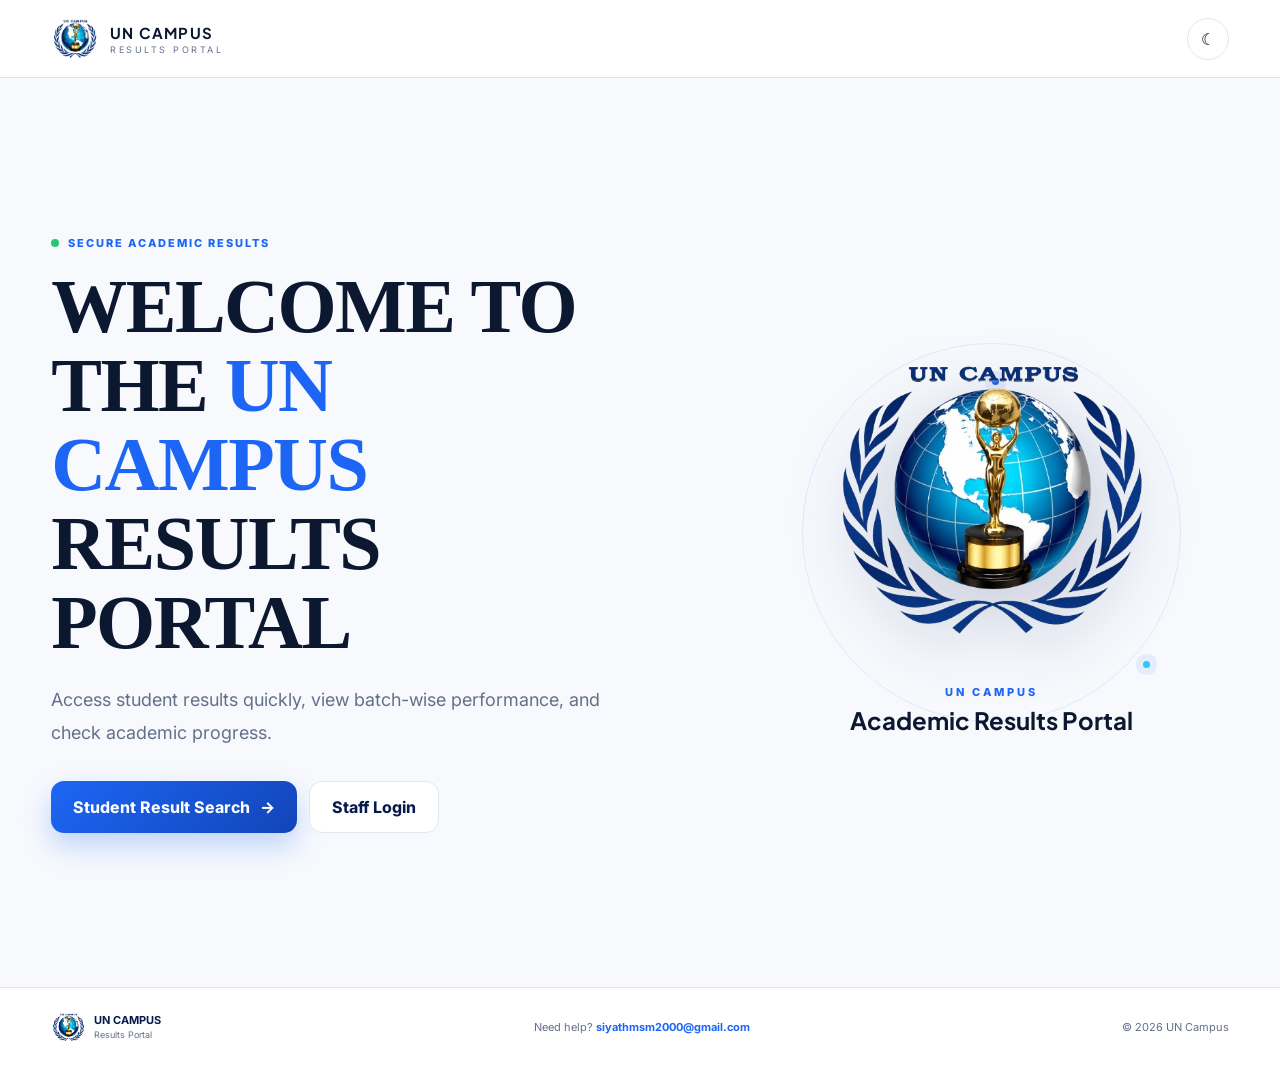
<file: index.html>
<!DOCTYPE html>
<html lang="en">
<head>
  <meta charset="UTF-8">
  <meta name="viewport" content="width=device-width, initial-scale=1.0">
  <meta name="theme-color" content="#071a4d">
  <meta name="description" content="UN Campus student results portal">
  <title>UN Campus | Results Portal</title>
  <link rel="preconnect" href="https://fonts.googleapis.com">
  <link rel="preconnect" href="https://fonts.gstatic.com" crossorigin>
  <link href="https://fonts.googleapis.com/css2?family=Inter:wght@400;500;600;700;800&family=Plus+Jakarta+Sans:wght@600;700;800&display=swap" rel="stylesheet">
  <link rel="stylesheet" href="css/style.css">
</head>
<body>
  <div id="preloader" class="preloader">
    <div class="loader-orbit">
      <div class="loader-ring"></div>
      <img src="assets/logo.png" alt="UN Campus">
    </div>
    <div class="loader-brand">UN CAMPUS</div>
    <div class="loader-text">Preparing your results portal...</div>
  </div>

  <div id="app" class="app-shell is-hidden">
    <header class="topbar">
      <a class="brand" href="#" data-action="home" aria-label="UN Campus home">
        <img src="assets/logo.png" alt="UN Campus logo">
        <div>
          <strong>UN CAMPUS</strong>
          <span>RESULTS PORTAL</span>
        </div>
      </a>
      <div class="top-actions">
        <button id="themeToggle" class="icon-btn" type="button" aria-label="Toggle theme">☾</button>
        <button id="logoutBtn" class="btn btn-ghost hidden" type="button">Staff Logout</button>
      </div>
    </header>

    <main>
      <section id="homeView" class="view active">
        <div class="hero-grid">
          <div class="hero-copy reveal">
            <span class="eyebrow"><span class="pulse-dot"></span> Secure Academic Results</span>
            <h1>WELCOME TO THE <span>UN CAMPUS</span> RESULTS PORTAL</h1>
            <p>Access student results quickly, view batch-wise performance, and check academic progress.</p>
            <div class="hero-actions">
              <button class="btn btn-primary btn-lg" data-action="studentPortal">Student Result Search <span>→</span></button>
              <button class="btn btn-secondary btn-lg" data-action="staffLogin">Staff Login</button>
            </div>
            <!--
            <div class="mini-trust">
              <div><b>100%</b><span>Responsive</span></div>
              <div><b>12+</b><span>Modules</span></div>
              <div><b>24/7</b><span>Access</span></div>
            </div>
            -->
          </div>
          <div class="hero-logo-panel reveal delay-1">
            <div class="logo-orbit"></div>
            <img src="assets/logo.png" alt="UN Campus emblem">
            <div class="hero-logo-caption">
              <span>UN CAMPUS</span>
              <strong>Academic Results Portal</strong>
              <!--<p>Students • Staff • Batch Management</p>-->
            </div>
          </div>
        </div>
      </section>

      <section id="staffLoginView" class="view">
        <div class="center-wrap">
          <div class="auth-card reveal">
            <button class="back-link" data-action="home">← Back to home</button>
            <div class="auth-icon">🔐</div>
            <span class="eyebrow">Authorized Access</span>
            <h2>Staff Login</h2>
            <p>Sign in to view batch-wise student results and academic statistics.</p>
            <form id="staffLoginForm" novalidate>
              <label>Username
                <div class="input-wrap"><span>👤</span><input id="staffUsername" type="text" autocomplete="username" required placeholder="Enter username"></div>
              </label>
              <label>Password
                <div class="input-wrap"><span>🔒</span><input id="staffPassword" type="password" autocomplete="current-password" required placeholder="Enter password"></div>
              </label>
              <button class="btn btn-primary btn-full" type="submit">Sign In <span>→</span></button>
              <div id="staffLoginMessage" class="form-message"></div>
            </form>
            <div class="auth-note">Staff access is intended for authorized academic personnel.</div>
          </div>
        </div>
      </section>

      <section id="batchView" class="view">
        <div class="page-heading reveal">
          <div>
            <span class="eyebrow">Student Portal</span>
            <h2>Select Your Batch</h2>
            <p>Choose your course and batch to continue to the NIC result search.</p>
          </div>
          <button class="btn btn-ghost" data-action="home">← Home</button>
        </div>
        
        <div class="department-section">
            <h3 class="department-heading">Department of IT</h3>
            <div id="itBatchGrid" class="batch-grid"></div>
        </div>
        
        <div class="department-section">
            <h3 class="department-heading">Department of English</h3>
            <div id="englishBatchGrid" class="batch-grid"></div>
        </div>

        <div class="department-section">
            <h3 class="department-heading">Department of HRM</h3>
            <div id="hrmBatchGrid" class="batch-grid"></div>
        </div>
      </section>

      <section id="studentSearchView" class="view">
        <div class="page-heading">
          <div>
            <span class="eyebrow">Student Result Search</span>
            <h2 id="studentBatchTitle">Batch Results</h2>
            <p>Search using your NIC number or registration number exactly as registered with the institute.</p>
          </div>
          <button class="btn btn-ghost" data-action="studentPortal">← Change Batch</button>
        </div>
        <div class="search-card reveal">
          <div class="search-art"><img src="assets/logo.png" alt="UN Campus"></div>
          <form id="studentSearchForm" class="search-form" novalidate>
            <label>NIC Number / Registration Number
              <div class="input-wrap large"><span>🪪</span><input id="studentSearchInput" type="text" inputmode="text" autocomplete="off" placeholder="Enter NIC or registration number" required></div>
            </label>
            <button class="btn btn-primary btn-lg" type="submit">Search Result <span>⌕</span></button>
            <div id="studentSearchMessage" class="form-message"></div>
          </form>
        </div>
        <div id="resultContainer"></div>
      </section>

      <section id="staffDashboardView" class="view">
        <div class="page-heading">
          <div>
            <span class="eyebrow">Staff Dashboard</span>
            <h2>Batch-wise Results</h2>
            <p>Review student performance, attendance and module marks.</p>
          </div>
          <div class="staff-toolbar">
            <select id="staffBatchSelect" class="select-control"></select>
            <button id="printBatchBtn" class="btn btn-secondary" type="button">🖨 Print / Preview</button>
          </div>
        </div>
        <div class="print-header">
          <div class="print-brand-row">
            <img src="assets/logo.png" alt="UN Campus Logo">
            <div>
              <h1>UN CAMPUS</h1>
              <div>No: 102, Post Office Road, Trincomalee</div>
              <div>No: 231, Dockyard Road, Trincomalee</div>
              <div>Email: info@uncampusacademy.com &nbsp; | &nbsp; uncampusacademy.com &nbsp; | &nbsp; +94 11 3640 634</div>
            </div>
          </div>
          <div class="print-title">
            <h2>STUDENT RESULTS</h2>
            <strong id="printBatchName"></strong>
            <span id="printCourseName"></span>
          </div>
        </div>
        <div id="staffStats" class="stats-grid"></div>
        <div class="dashboard-card">
          <div class="table-head">
            <div><strong id="staffTableTitle">Students</strong><span id="staffTableMeta"></span></div>
            <input id="staffTableSearch" class="table-search" placeholder="Search name or NIC...">
          </div>
          <div class="table-scroll">
            <table class="results-table" id="staffResultsTable">
              <thead></thead>
              <tbody></tbody>
            </table>
          </div>
        </div>
        <div class="print-certification">
          <p>I certify that the above results have been checked and are an accurate record of the students' academic performance.</p>
          <div class="signature-grid">
            <div><div class="signature-line"></div><strong id="printLecturerPrint">Lecturer</strong><span>Lecturer Signature / Name</span></div>
            <div><div class="signature-line"></div><strong id="printDatePrint"></strong><span>Date</span></div>
          </div>
        </div>
      </section>
    </main>

    <footer>
      <div class="footer-brand"><img src="assets/logo.png" alt=""><div><strong>UN CAMPUS</strong><span>Results Portal</span></div></div>
      <div>Need help? <a href="mailto:siyathmsm2000@gmail.com">siyathmsm2000@gmail.com</a></div>
      <div>© <span id="year"></span> UN Campus</div>
    </footer>
  </div>

  <div id="printModal" class="modal-backdrop hidden" role="dialog" aria-modal="true" aria-labelledby="printModalTitle">
    <div class="print-modal">
      <button id="cancelPrintBtn" class="modal-close" type="button" aria-label="Close">×</button>
      <span class="eyebrow">Print / Preview</span>
      <h2 id="printModalTitle">Print Results</h2>
      <p>Enter the lecturer details that should appear in the certification area of the printed results.</p>
      <label>Lecturer Name
        <div class="input-wrap"><span>👨‍🏫</span><input id="printLecturerName" type="text" placeholder="Enter lecturer name" autocomplete="name"></div>
      </label>
      <label>Date
        <div class="input-wrap"><span>📅</span><input id="printDate" type="date"></div>
      </label>
      <div class="modal-actions">
        <button id="cancelPrintBtnAlt" class="btn btn-ghost" type="button">Cancel</button>
        <button id="confirmPrintBtn" class="btn btn-primary" type="button">Continue to Print Preview →</button>
      </div>
    </div>
  </div>

  <script src="js/config.js"></script>
  <script src="js/data.js"></script>
  <script src="js/dataSE.js"></script>
  <script src="js/app.js"></script>
</body>
</html>
</file>
<file: css/style.css>
:root{
  --navy:#071a4d;--navy2:#102d6d;--blue:#1d66f5;--cyan:#2cc8ff;
  --ink:#0c1730;--muted:#64708a;--bg:#f7f9fd;--card:#fff;
  --line:#dfe6f1;--success:#149447;--danger:#d83a4a;
  --shadow:0 20px 55px rgba(12,39,87,.09);--radius:22px;--transition:all .28s ease;
}
*{box-sizing:border-box}html{scroll-behavior:smooth}body{margin:0;font-family:Inter,Arial,sans-serif;color:var(--ink);background:var(--bg);min-height:100vh}button,input,select{font:inherit}.hidden{display:none!important}.is-hidden{visibility:hidden;opacity:0}
.preloader{position:fixed;inset:0;z-index:1000;background:linear-gradient(145deg,#04143d,#0c2c69 55%,#06183f);display:grid;place-items:center;align-content:center;color:#fff;transition:opacity .6s ease,visibility .6s ease}.preloader.done{opacity:0;visibility:hidden;pointer-events:none}.loader-orbit{width:155px;height:155px;position:relative;display:grid;place-items:center}.loader-orbit img{width:108px;height:108px;object-fit:contain;filter:drop-shadow(0 8px 22px rgba(0,0,0,.35))}.loader-ring{position:absolute;inset:0;border:2px solid rgba(255,255,255,.12);border-top-color:#4fd8ff;border-right-color:#fff;border-radius:50%;animation:spin 1.2s linear infinite}.loader-brand{margin-top:20px;font-family:Poppins;font-size:20px;letter-spacing:5px;font-weight:800}.loader-text{margin-top:8px;color:#b9c7e5;font-size:13px}
@keyframes spin{to{transform:rotate(360deg)}}@keyframes float{50%{transform:translateY(-9px)}}@keyframes pulse{50%{box-shadow:0 0 0 8px rgba(36,200,120,0)}}@keyframes reveal{from{opacity:0;transform:translateY(18px)}to{opacity:1;transform:none}}@keyframes resultIn{from{opacity:0;transform:translateY(15px)}to{opacity:1;transform:none}}
.topbar{height:78px;position:sticky;top:0;z-index:50;display:flex;align-items:center;justify-content:space-between;padding:0 clamp(18px,4vw,64px);background:rgba(255,255,255,.94);backdrop-filter:blur(18px);border-bottom:1px solid rgba(205,215,231,.75)}.brand{display:flex;align-items:center;gap:11px;text-decoration:none;color:var(--ink)}.brand img{width:48px;height:48px;object-fit:contain}.brand strong{display:block;font-family:"Plus Jakarta Sans",Inter,sans-serif;letter-spacing:1.2px;font-size:15px}.brand span{display:block;color:var(--muted);font-size:9px;letter-spacing:2.5px;margin-top:2px}.top-actions{display:flex;gap:10px;align-items:center}.icon-btn{width:42px;height:42px;border:1px solid var(--line);border-radius:50%;background:#fff;cursor:pointer;transition:var(--transition)}.icon-btn:hover{transform:translateY(-2px);box-shadow:0 8px 20px rgba(7,26,77,.12)}
main{min-height:calc(100vh - 145px)}.view{display:none;max-width:1280px;margin:0 auto;padding:clamp(34px,6vw,80px) clamp(18px,4vw,52px)}.view.active{display:block}
.hero-grid{min-height:calc(100vh - 145px);display:grid;grid-template-columns:1.12fr .88fr;gap:clamp(40px,8vw,100px);align-items:center}.hero-copy h1{font-family:"Roboto Slab","Rockwell",Georgia,serif;text-transform:uppercase;letter-spacing:-1.5px;font-size:clamp(42px,6vw,76px);line-height:1.04;margin:16px 0 22px;max-width:760px}.hero-copy h1 span{color:var(--blue)}.hero-copy p{font-size:18px;line-height:1.8;color:var(--muted);max-width:670px}.eyebrow{display:inline-flex;align-items:center;gap:9px;text-transform:uppercase;letter-spacing:2px;font-size:11px;font-weight:800;color:var(--blue)}.pulse-dot{width:8px;height:8px;border-radius:50%;background:#24c878;box-shadow:0 0 0 0 rgba(36,200,120,.5);animation:pulse 1.8s infinite}.hero-actions{display:flex;flex-wrap:wrap;gap:12px;margin-top:32px}.btn{border:0;border-radius:13px;padding:12px 18px;font-weight:750;cursor:pointer;transition:var(--transition);display:inline-flex;align-items:center;justify-content:center;gap:10px}.btn:hover{transform:translateY(-3px)}.btn-primary{color:#fff;background:linear-gradient(135deg,var(--blue),#1245b8);box-shadow:0 13px 28px rgba(29,102,245,.25)}.btn-secondary{background:#fff;color:var(--navy);border:1px solid var(--line)}.btn-ghost{background:transparent;color:var(--navy);border:1px solid var(--line)}.btn-lg{padding:15px 22px}.btn-full{width:100%}.mini-trust{display:flex;gap:34px;margin-top:45px}.mini-trust div{display:grid;gap:4px}.mini-trust b{font-size:19px}.mini-trust span{font-size:11px;color:var(--muted)}
/* Logo presentation: intentionally no background card behind the logo. */.hero-logo-panel{min-height:520px;position:relative;display:flex;align-items:center;justify-content:center;flex-direction:column;animation:float 5s ease-in-out infinite}.hero-logo-panel img{width:min(72%,390px);object-fit:contain;position:relative;z-index:2;filter:drop-shadow(0 20px 28px rgba(7,26,77,.18))}.logo-orbit{position:absolute;width:min(80%,470px);aspect-ratio:1;border:1px solid rgba(29,102,245,.10);border-radius:50%;animation:spin 20s linear infinite}.logo-orbit:before,.logo-orbit:after{content:"";position:absolute;border-radius:50%;background:var(--blue);width:7px;height:7px;box-shadow:0 0 0 7px rgba(29,102,245,.08)}.logo-orbit:before{top:9%;left:50%}.logo-orbit:after{bottom:14%;right:8%;background:var(--cyan)}.hero-logo-caption{text-align:center;margin-top:14px;position:relative;z-index:3}.hero-logo-caption span{display:block;font-size:11px;letter-spacing:3px;font-weight:800;color:var(--blue)}.hero-logo-caption strong{display:block;font-family:"Plus Jakarta Sans",Inter,sans-serif;font-size:24px;margin-top:6px}.hero-logo-caption p{margin:7px 0 0;color:var(--muted);font-size:12px}
.center-wrap{min-height:70vh;display:grid;place-items:center}.auth-card{width:min(100%,480px);padding:36px;border-radius:var(--radius);background:var(--card);border:1px solid var(--line);box-shadow:var(--shadow)}.back-link{background:none;border:0;padding:0;color:var(--muted);cursor:pointer;margin-bottom:30px}.auth-icon{width:58px;height:58px;border-radius:18px;background:#eaf2ff;display:grid;place-items:center;font-size:25px;margin-bottom:18px}.auth-card h2,.page-heading h2{font-family:"Plus Jakarta Sans",Inter,sans-serif;font-size:clamp(30px,4vw,44px);margin:9px 0}.auth-card p,.page-heading p{color:var(--muted);line-height:1.65}.auth-card form{margin-top:26px;display:grid;gap:18px}.auth-card label,.search-form label{font-size:12px;font-weight:800;display:grid;gap:8px}.input-wrap{display:flex;align-items:center;gap:10px;padding:0 14px;border:1px solid var(--line);border-radius:13px;background:#fff;transition:var(--transition)}.input-wrap:focus-within{border-color:#7da7ff;box-shadow:0 0 0 4px rgba(29,102,245,.09)}.input-wrap input{border:0;outline:0;background:transparent;width:100%;padding:14px 0;color:var(--ink)}.input-wrap.large input{font-size:17px;padding:17px 0}.form-message{min-height:18px;font-size:12px;font-weight:700}.form-message.error{color:var(--danger)}.form-message.success{color:var(--success)}.auth-note{margin-top:22px;padding:12px;border-radius:12px;background:#f3f6fb;color:var(--muted);font-size:11px;line-height:1.5}
.page-heading{display:flex;justify-content:space-between;gap:20px;align-items:end;margin-bottom:32px}.page-heading h2{margin-bottom:6px}.batch-grid{display:grid;grid-template-columns:repeat(3,1fr);gap:18px}.batch-card{position:relative;padding:25px;border-radius:22px;background:#fff;border:1px solid var(--line);cursor:pointer;overflow:hidden;transition:var(--transition);box-shadow:0 10px 30px rgba(12,39,87,.05)}.batch-card:after{content:"";position:absolute;width:130px;height:130px;border-radius:50%;background:linear-gradient(135deg,#e8f7ff,#eaf0ff);right:-55px;top:-55px}.batch-card:hover{transform:translateY(-7px);border-color:#9ebcff;box-shadow:0 20px 45px rgba(12,39,87,.12)}.batch-code{font-family:"Plus Jakarta Sans",Inter,sans-serif;font-size:24px;color:var(--navy)}.batch-name{color:var(--muted);margin-top:8px}.batch-meta{display:flex;justify-content:space-between;margin-top:22px;font-size:12px;color:var(--muted)}.batch-meta strong{color:var(--blue)}
.search-card{display:grid;grid-template-columns:180px 1fr;gap:30px;align-items:center;padding:28px;border-radius:26px;background:#fff;border:1px solid var(--line);box-shadow:0 16px 45px rgba(12,39,87,.08)}.search-art{height:190px;display:grid;place-items:center;background:transparent}.search-art img{width:150px;filter:drop-shadow(0 14px 20px rgba(7,26,77,.18))}.search-form{display:flex;align-items:end;gap:14px;flex-wrap:wrap}.search-form label{flex:1;min-width:260px}.search-form .form-message{flex-basis:100%}
/* Result page: no decorative logo card and no Final Exam summary card. */.result-card{margin-top:28px;background:#fff;border:1px solid var(--line);border-radius:28px;overflow:hidden;box-shadow:var(--shadow);animation:resultIn .55s ease both}.result-header{padding:25px 28px;background:linear-gradient(135deg,#071a4d,#143d87);color:#fff;display:flex;justify-content:space-between;gap:20px;align-items:center}.student-name{font-family:"Plus Jakarta Sans",Inter,sans-serif;font-size:25px}.student-meta{color:#c8d8f5;font-size:12px;margin-top:6px}.result-badge{padding:9px 13px;border-radius:999px;background:rgba(255,255,255,.12);font-weight:800;font-size:12px}.result-body{padding:24px}.result-summary{display:grid;grid-template-columns:repeat(3,1fr);gap:12px;margin-bottom:22px}.summary-box{padding:16px;border-radius:16px;background:#f5f8fd}.summary-box span{display:block;color:var(--muted);font-size:11px;margin-bottom:7px}.summary-box strong{font-size:21px}.grade-pill{display:inline-flex;padding:5px 9px;border-radius:999px;font-size:11px;font-weight:800;background:#eaf8ef;color:var(--success)}.module-table{width:100%;border-collapse:collapse;font-size:13px}.module-table th{background:#102d6d;color:#fff;text-align:left;padding:12px}.module-table td{padding:11px 12px;border-bottom:1px solid #e7ecf4}.module-table tr:last-child td{border-bottom:0}.module-table .final-exam-row{font-weight:800;background:#fff9ec}.module-table .final-exam-row td{border-top:2px solid #d8b25b}.mark-pass{color:var(--success);font-weight:800}.mark-fail{color:var(--danger);font-weight:800}.mark-ab{color:#d98a00;font-weight:800}.mark-na{color:#6b7280;font-weight:800;font-style:italic}.grading{margin-top:24px;border-top:1px solid var(--line);padding-top:20px}.grading h3{margin:0 0 12px;font-size:15px}.grade-grid{display:grid;grid-template-columns:repeat(7,1fr);gap:7px}.grade-item{padding:10px 5px;text-align:center;border:1px solid var(--line);border-radius:10px;background:#fbfcfe}.grade-item b{display:block;color:var(--navy);font-size:14px}.grade-item span{display:block;font-size:9px;color:var(--muted);margin-top:4px}.empty-state{padding:28px;text-align:center;border:1px dashed #cbd6e7;border-radius:18px;background:#fff;color:var(--muted);margin-top:20px}.empty-state a{color:var(--blue);font-weight:800}
.staff-toolbar{display:flex;gap:10px}.select-control,.table-search{border:1px solid var(--line);background:#fff;border-radius:12px;padding:12px 14px;outline:0}.stats-grid{display:grid;grid-template-columns:repeat(4,1fr);gap:14px;margin-bottom:18px}.stat-card{background:#fff;border:1px solid var(--line);border-radius:18px;padding:19px}.stat-card span{color:var(--muted);font-size:11px}.stat-card strong{display:block;font-family:"Plus Jakarta Sans",Inter,sans-serif;font-size:27px;margin-top:5px}.dashboard-card{background:#fff;border:1px solid var(--line);border-radius:24px;overflow:hidden;box-shadow:0 15px 40px rgba(12,39,87,.07)}.table-head{padding:18px 20px;display:flex;justify-content:space-between;gap:15px;align-items:center;border-bottom:1px solid var(--line)}.table-head strong{display:block}.table-head span{display:block;color:var(--muted);font-size:11px;margin-top:3px}.table-search{width:min(100%,280px)}.table-scroll{overflow:auto}.results-table{width:100%;border-collapse:collapse;min-width:980px;font-size:11px}.results-table th{position:sticky;top:0;background:#102d6d;color:#fff;padding:10px 8px;white-space:nowrap}.results-table td{padding:9px 8px;border-bottom:1px solid #edf1f6;text-align:center}.results-table td:nth-child(2),.results-table td:nth-child(3){text-align:left}.results-table tbody tr:hover{background:#f7faff}
footer{display:flex;justify-content:space-between;align-items:center;gap:20px;padding:22px clamp(18px,4vw,64px);border-top:1px solid var(--line);background:#fff;color:var(--muted);font-size:11px}.footer-brand{display:flex;align-items:center;gap:8px}.footer-brand img{width:35px;height:35px}.footer-brand strong{display:block;color:var(--navy);font-size:11px}.footer-brand span{font-size:9px}.footer-brand+div a{color:var(--blue);text-decoration:none;font-weight:700}.reveal{animation:reveal .7s cubic-bezier(.2,.8,.2,1) both}.delay-1{animation-delay:.12s}
body.dark{--ink:#edf3ff;--muted:#a9b6d0;--bg:#071124;--card:#0c1b39;--line:#1c3155;background:#071124}body.dark .topbar,body.dark footer{background:#071124}body.dark .btn-secondary,body.dark .btn-ghost,body.dark .input-wrap,body.dark .batch-card,body.dark .search-card,body.dark .result-card,body.dark .dashboard-card,body.dark .stat-card,body.dark .icon-btn,body.dark .select-control,body.dark .table-search,body.dark .empty-state{background:#0c1b39;color:var(--ink)}body.dark .input-wrap input{color:var(--ink)}body.dark .auth-note,body.dark .summary-box,body.dark .grade-item{background:#101f3d}body.dark .footer-brand strong{color:#fff}body.dark .search-art{background:transparent}body.dark .module-table .final-exam-row{background:#302817}
@media(max-width:1000px){.hero-grid{grid-template-columns:1fr}.hero-logo-panel{min-height:430px;max-width:650px;width:100%;margin:auto}.batch-grid{grid-template-columns:repeat(2,1fr)}.grade-grid{grid-template-columns:repeat(4,1fr)}.stats-grid{grid-template-columns:repeat(2,1fr)}}
@media(max-width:700px){.topbar{height:68px}.brand img{width:42px;height:42px}.brand strong{font-size:13px}.hero-copy h1{letter-spacing:-2px}.hero-copy p{font-size:15px}.hero-grid{min-height:auto;padding:35px 0}.hero-logo-panel{min-height:350px}.hero-logo-panel img{width:230px}.hero-logo-caption strong{font-size:20px}.mini-trust{gap:18px}.view{padding-top:30px;padding-bottom:45px}.page-heading{align-items:start;flex-direction:column}.batch-grid{grid-template-columns:1fr}.search-card{grid-template-columns:1fr}.search-art{height:135px}.search-art img{width:115px}.result-summary{grid-template-columns:1fr}.grade-grid{grid-template-columns:repeat(2,1fr)}.result-header{align-items:start;flex-direction:column}.staff-toolbar{width:100%;flex-direction:column}.select-control{width:100%}.stats-grid{grid-template-columns:1fr 1fr}.table-head{align-items:start;flex-direction:column}.table-search{width:100%}footer{flex-direction:column;align-items:flex-start}}
@media(max-width:420px){.hero-actions .btn{width:100%}.stats-grid{grid-template-columns:1fr}.result-body{padding:15px}.result-header{padding:20px}.student-name{font-size:20px}.module-table{font-size:12px}.module-table th,.module-table td{padding:9px 8px}}
@media print{.topbar,.page-heading,.search-card,footer,.grading{display:none!important}.view{padding:0!important;max-width:none}.result-card{box-shadow:none;border:1px solid #ccc}.result-header{background:#102d6d!important;-webkit-print-color-adjust:exact;print-color-adjust:exact}}

/* Print information and lecturer details modal */
.print-header,.print-certification{display:none}
.modal-backdrop{position:fixed;inset:0;z-index:2000;background:rgba(4,18,52,.62);backdrop-filter:blur(8px);display:grid;place-items:center;padding:20px}
.print-modal{width:min(100%,520px);position:relative;background:#fff;color:var(--ink);border:1px solid var(--line);border-radius:24px;padding:30px;box-shadow:0 30px 80px rgba(0,0,0,.25)}
.print-modal h2{margin:8px 0}.print-modal p{color:var(--muted);line-height:1.6;margin-bottom:22px}.print-modal label{display:grid;gap:8px;font-size:12px;font-weight:800;margin-top:16px}
.modal-close{position:absolute;right:15px;top:13px;width:36px;height:36px;border:0;border-radius:50%;background:#f0f4fa;font-size:24px;cursor:pointer;color:var(--ink)}
.modal-actions{display:flex;justify-content:flex-end;gap:10px;margin-top:25px}
body.dark .print-modal{background:#0c1b39}.print-modal .input-wrap{background:transparent}
@media print{
  @page{size:A4 landscape;margin:12mm}
  html,body{background:#fff!important;color:#111!important}
  .topbar,.page-heading,.search-card,footer,.grading,.modal-backdrop{display:none!important}
  .view{padding:0!important;max-width:none}
  #staffDashboardView{display:block!important}
  .print-header{display:block;padding-bottom:10px;border-bottom:2px solid #102d6d;margin-bottom:12px}
  .print-brand-row{display:flex;align-items:center;gap:16px}
  .print-brand-row img{width:72px;height:72px;object-fit:contain}
  .print-brand-row h1{font-size:24px;letter-spacing:1px;margin:0 0 5px;color:#071a4d}
  .print-brand-row div{font-size:9px;line-height:1.5}
  .print-title{text-align:center;margin-top:8px}
  .print-title h2{font-size:16px;margin:0 0 3px;letter-spacing:1px}
  .print-title strong,.print-title span{display:block;font-size:11px}
  .stats-grid{margin-bottom:10px;grid-template-columns:repeat(4,1fr);gap:7px}
  .stat-card{padding:7px;border-radius:0;box-shadow:none}
  .stat-card span{font-size:8px}.stat-card strong{font-size:13px}
  .dashboard-card{border:0;box-shadow:none;border-radius:0;overflow:visible}
  .table-head{padding:5px 0;border:0}.table-head .table-search{display:none}
  .results-table{min-width:0;width:100%;font-size:7.5px}
  .results-table th{position:static;padding:5px 4px}
  .results-table td{padding:4px 3px}
  .print-certification{display:block;margin-top:18px;border-top:1px solid #aaa;padding-top:12px;font-size:10px}
  .print-certification p{margin:0 0 28px}
  .signature-grid{display:grid;grid-template-columns:1fr 1fr;gap:100px;align-items:end}
  .signature-grid>div{text-align:center;width:260px;max-width:260px}
  .signature-line{height:1px;background:#222;margin:42px auto 5px;width:240px}
  .signature-grid strong,.signature-grid span{display:block}
  .signature-grid strong{font-size:10px;min-height:12px}
  .signature-grid span{font-size:8px;margin-top:3px}
}

.department-section {
    margin-bottom: 40px;
}

.department-heading {
    font-size: 24px;
    font-weight: 800;
    color: var(--navy);
    margin: 25px 0 20px;
    padding: 0 0 12px;
    border-bottom: 3px solid var(--blue);
}

body.dark .department-heading {
    color: var(--ink);
}

@media (max-width: 700px) {
    .department-heading {
        font-size: 21px;
        margin-top: 20px;
    }

    .department-section {
        margin-bottom: 28px;
    }
}
</file>
